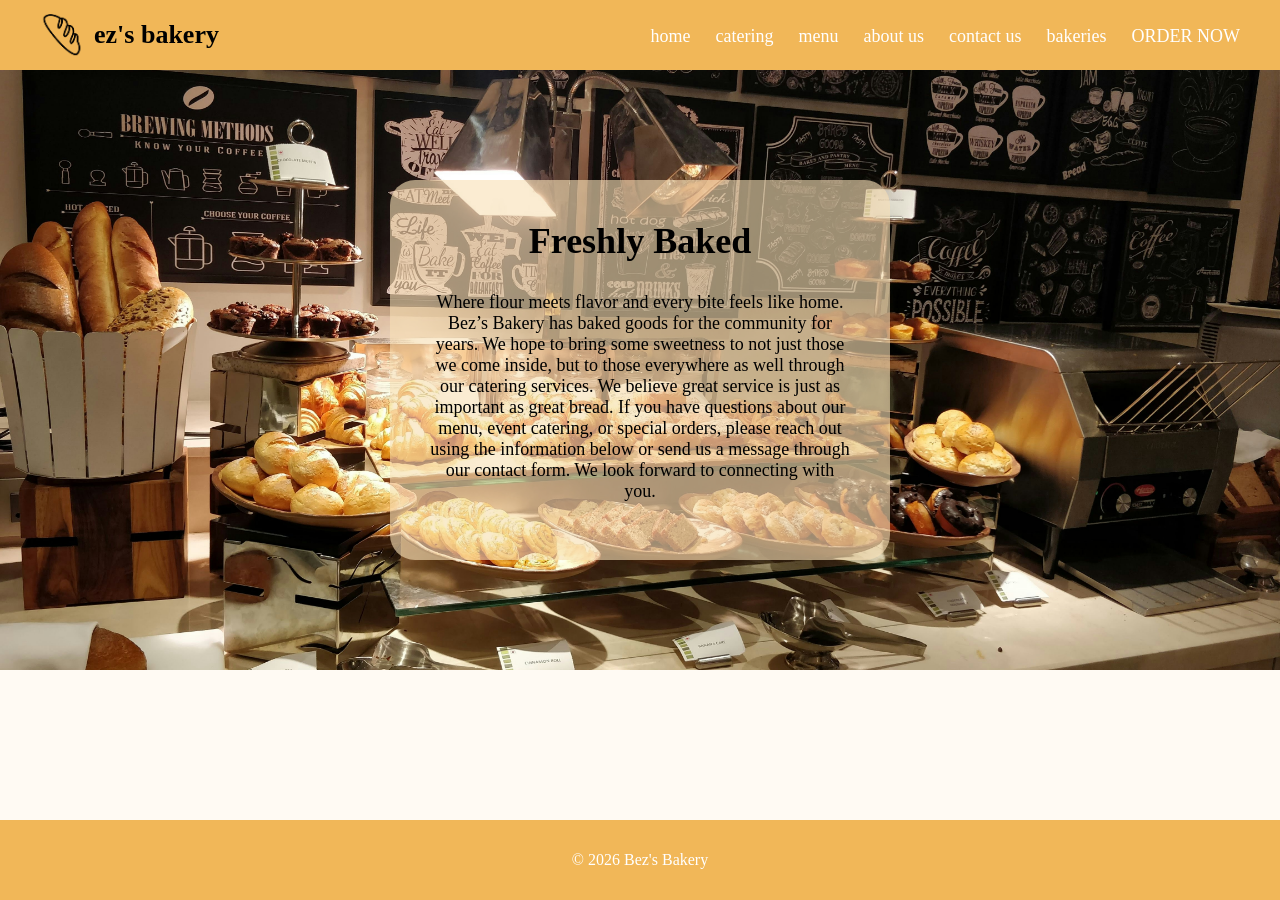
<file: index.html>
<!DOCTYPE html>
<html>
    <head>
        <meta name= "viewport" content= "width=device-width, initial-scale=1.0">
       
        <link rel="stylesheet" href="styles.css">
    </head>
    <body>
        <nav class = "navbar">
            <a href ="index.html" class="logo">
                <img src="../images/breadlogo.png" alt = "breadlogo" width = 44 height = 44>
                <h1>ez's bakery</h1>
            </a>
            <ul class="navigation-links">
                <li> <a href="index.html">home</a></li>
                <li> <a href="catering.html">catering</a></li>
                <li> <a href="menu.html">menu</a></li>
                <li> <a href="about.html">about us</a></li>
                <li><a href="contact.html">contact us</a></li>
                <li> <a href="bakeries.html">bakeries</a></li>
                <li> <a href="order.html" class="order-btn">ORDER NOW</a></li>
            </ul>
            </nav>
            <section class="hero">
                <div class="hero-text">
                    <h2>Freshly Baked</h2>
                    <p> Where flour meets flavor and every bite feels like home.
                        Bez’s Bakery has baked goods for the community for years. 
                        We hope to bring some sweetness to not just those we come inside, 
                        but to those everywhere as well through our catering services.
                    We believe great service is just as important as great bread. 
                    If you have questions about our menu, event catering, or special orders, 
                    please reach out using the information below or send us a message through 
                    our contact form. We look forward to connecting with you.</p>
                </div>
            </section>
            <footer class="footer">
                <p>© 2026 Bez's Bakery</p>
            </footer>
        
    </body>
</html>
</file>
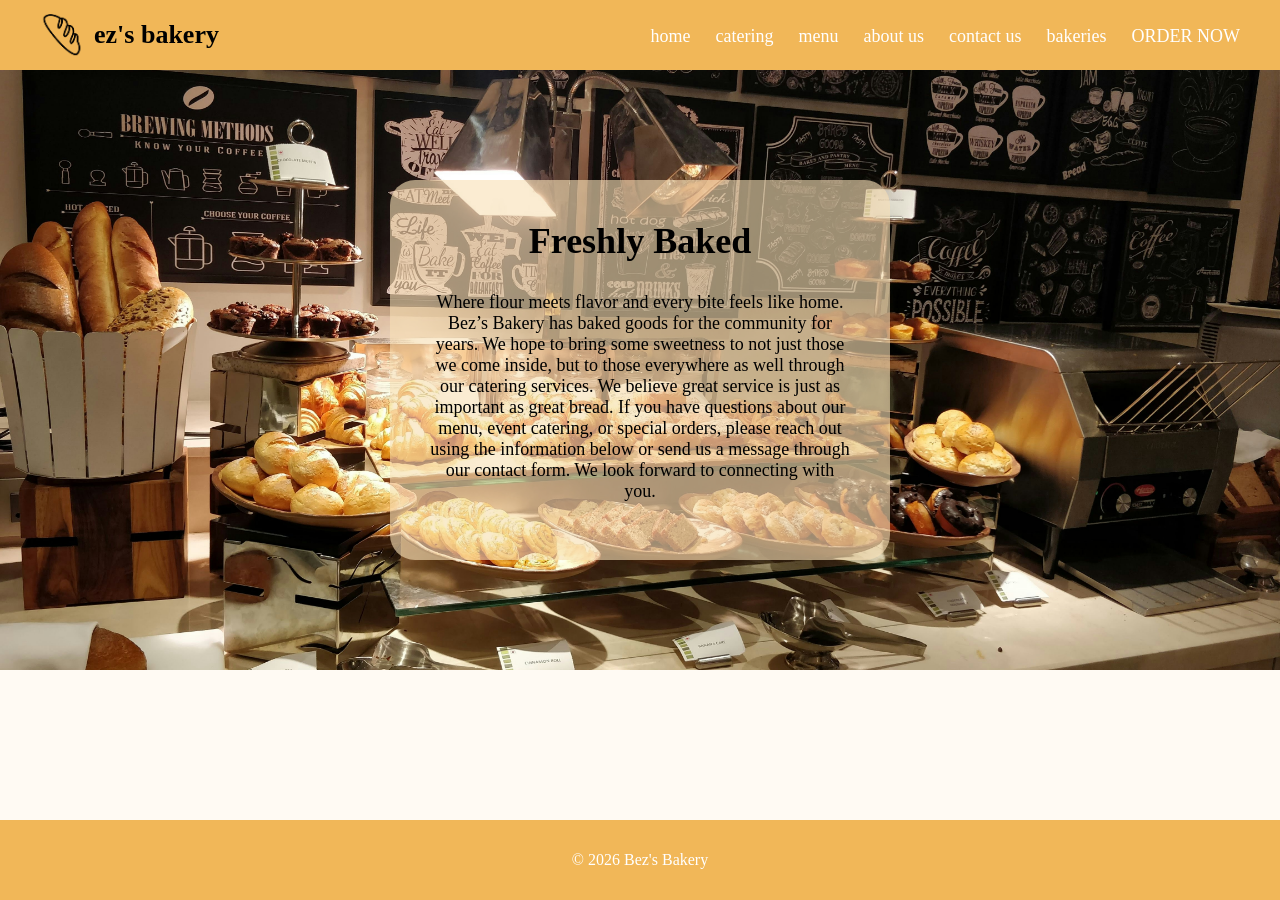
<file: assignment2/index.html>
<!DOCTYPE html>
<html>
    <head>
        <meta name= "viewport" content= "width=device-width, initial-scale=1.0">
       
        <link rel="stylesheet" href="styles.css">
    </head>
    <body>
        <nav class = "navbar">
            <a href ="index.html" class="logo">
                <img src="../images/breadlogo.png" alt = "breadlogo" width = 44 height = 44>
                <h1>ez's bakery</h1>
            </a>
            <ul class="navigation-links">
                <li> <a href="index.html">home</a></li>
                <li> <a href="catering.html">catering</a></li>
                <li> <a href="menu.html">menu</a></li>
                <li> <a href="about.html">about us</a></li>
                <li><a href="contact.html">contact us</a></li>
                <li> <a href="bakeries.html">bakeries</a></li>
                <li> <a href="order.html" class="order-btn">ORDER NOW</a></li>
            </ul>
            </nav>
            <section class="hero">
                <div class="hero-text">
                    <h2>Freshly Baked</h2>
                    <p> Where flour meets flavor and every bite feels like home.
                        Bez’s Bakery has baked goods for the community for years. 
                        We hope to bring some sweetness to not just those we come inside, 
                        but to those everywhere as well through our catering services.
                    We believe great service is just as important as great bread. 
                    If you have questions about our menu, event catering, or special orders, 
                    please reach out using the information below or send us a message through 
                    our contact form. We look forward to connecting with you.</p>
                </div>
            </section>
            <footer class="footer">
                <p>© 2026 Bez's Bakery</p>
            </footer>
        
    </body>
</html>
</file>
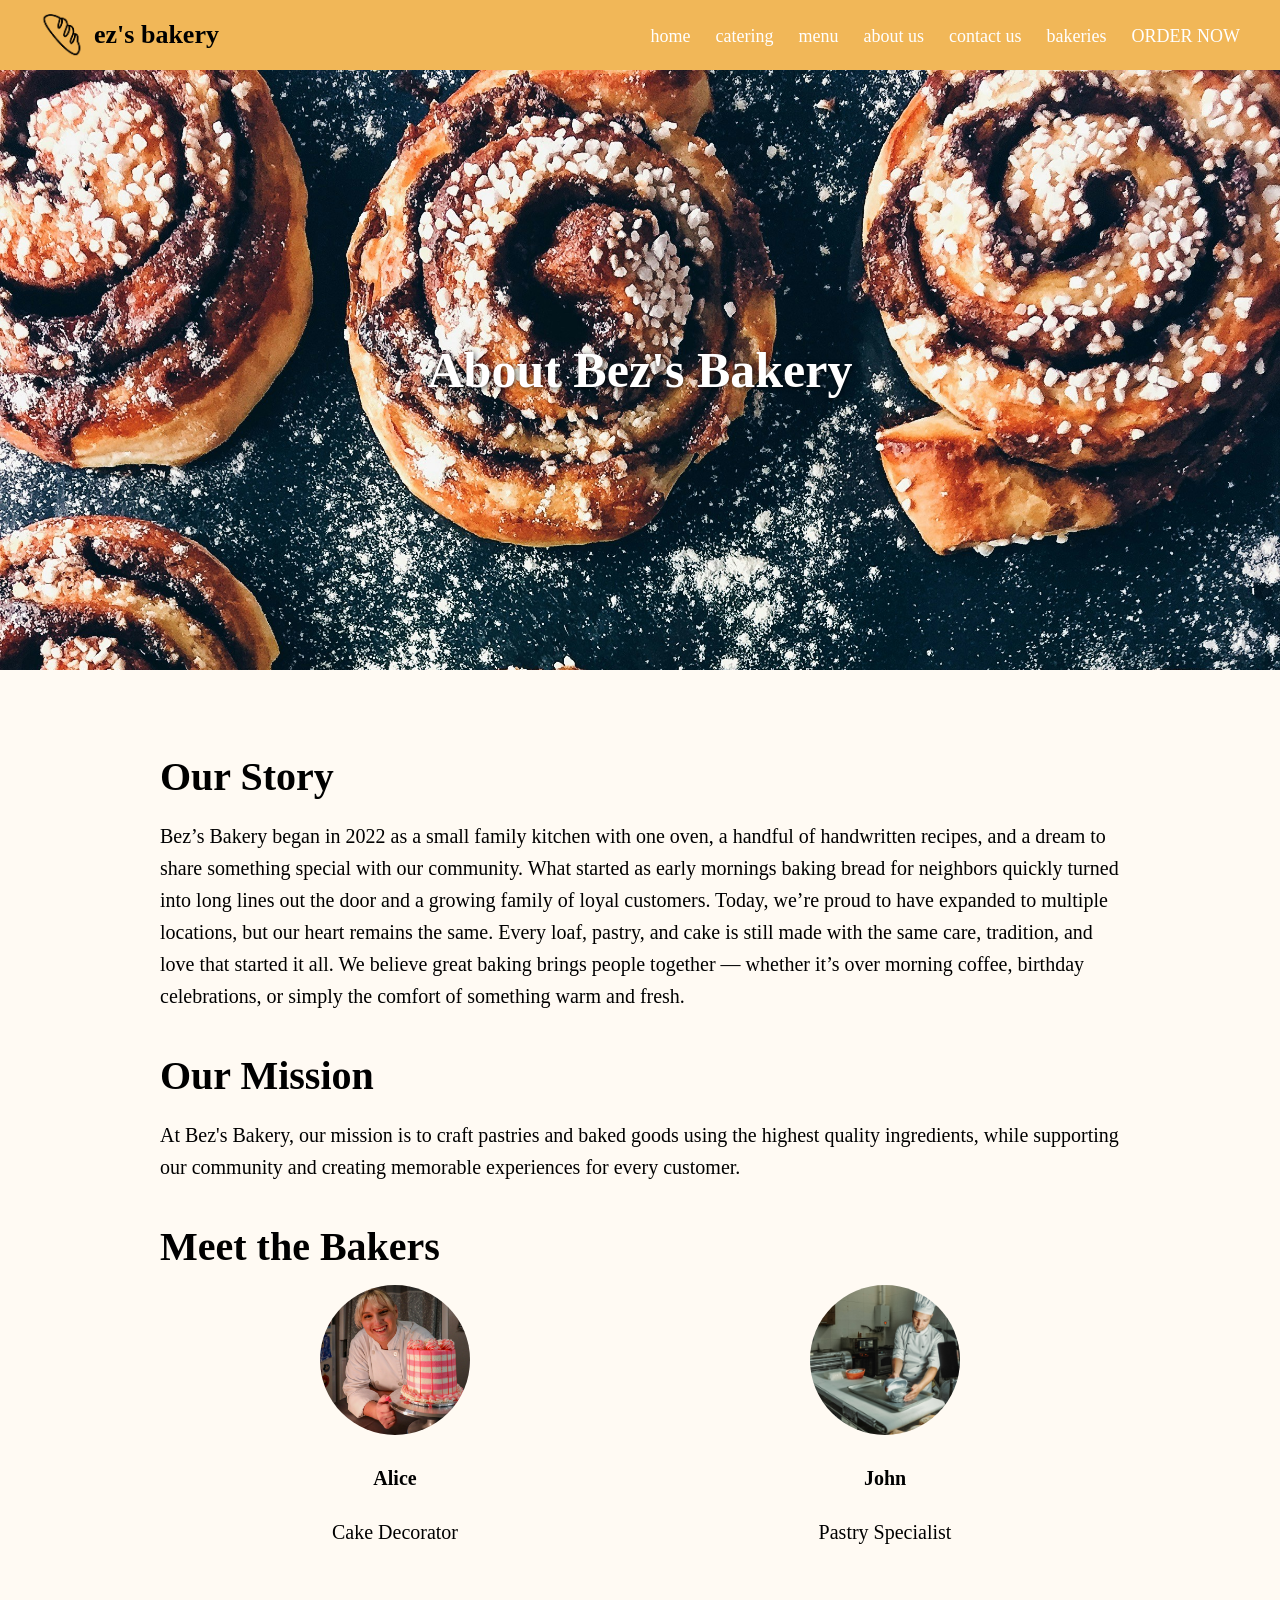
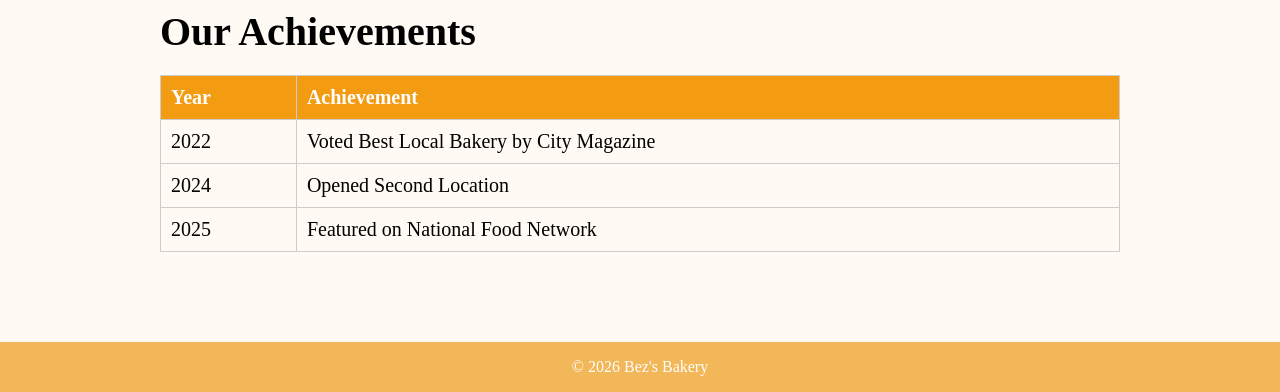
<file: about.html>
<!DOCTYPE html>
<html>
<head>
    <meta name="viewport" content="width=device-width, initial-scale=1.0">

    <link rel="stylesheet" href="styles.css">

    <style>

        .hero {
            background: url('../images/bakery.jpg') ;
            background-size: cover;
            height: 300px;
            display: flex;
            justify-content: center;
            align-items: center;
            color: white;
            text-shadow: 1px 1px 5px #000000B3;
        }

        .hero h1 {
            font-size: 2.5rem;
            outline: 13px;
        }


        .about-container {
            max-width: 1000px;
            margin: 50px auto;
            padding: 0 20px;
        }

        .about-section {
            margin-bottom: 40px;
        }

        .about-section h2 {
            font-size: 2rem;
            margin-bottom: 15px;
        }

        .about-section p {
            font-size: 1rem;
            line-height: 1.6;
        }

        .team {
            display: flex;
            flex-wrap: wrap;
            gap: 20px;
        }

        .team-member {
            flex: 1 1 250px;
            text-align: center;
        }

        .team-member img {
            width: 150px;
            height: 150px;
            border-radius: 50%;
            object-fit: cover;
        }

        table {
            width: 100%;
            border-collapse: collapse;
            margin-top: 20px;
        }

        table, th, td {
            border: 1px solid #ccc;
        }

        th, td {
            padding: 10px;
            text-align: left;
        }

        th {
            background-color: #f39c12;
            color: white;
        }

        @media (max-width: 600px) {
            .team {
                flex-direction: column;
                align-items: center;
            }
        }
    </style>
</head>
<body>


<nav class="navbar">
    <a href ="index.html" class="logo">
                <img src="../images/breadlogo.png" alt = "breadlogo" width = 44 height = 44>
                <h1>ez's bakery</h1>
            </a>
    <ul class="navigation-links">
        <li><a href="index.html">home</a></li>
        <li><a href="catering.html">catering</a></li>
        <li><a href="menu.html">menu</a></li>
        <li><a href="about.html" class="active">about us</a></li>
        <li><a href="contact.html">contact us</a></li>
        <li><a href="bakeries.html">bakeries</a></li>
        <li><a href="order.html" class="order-btn">ORDER NOW</a></li>
    </ul>
</nav>

<section class="hero">
    <h1>About Bez's Bakery</h1>
</section>


<div class="about-container">


    <section class="about-section">
        <h2>Our Story</h2>
        <p>
            Bez’s Bakery began in 2022 as a small family kitchen with one oven, 
            a handful of handwritten recipes, and a dream to share something special 
            with our community. What started as early mornings baking bread for neighbors 
            quickly turned into long lines out the door and a growing family of loyal customers.
            Today, we’re proud to have expanded to multiple locations, but our heart 
            remains the same. Every loaf, pastry, and cake is still made with the same 
            care, tradition, and love that started it all. We believe great baking brings 
            people together — whether it’s over morning coffee, birthday celebrations, 
            or simply the comfort of something warm and fresh.
        </p>
    </section>

    
    <section class="about-section">
        <h2>Our Mission</h2>
        <p>
            At Bez's Bakery, our mission is to craft pastries and baked goods using the highest quality ingredients,
            while supporting our community and creating memorable experiences for every customer.
        </p>
    </section>


    <section class="about-section">
        <h2>Meet the Bakers</h2>
        <div class="team">
            
            <div class="team-member">
                <img src="../images/baker2.jpg" alt="Baker 2">
                <h4>Alice</h4>
                <p>Cake Decorator</p>
            </div>
            <div class="team-member">
                <img src="../images/baker3.jpg" alt="Baker 3">
                <h4>John</h4>
                <p>Pastry Specialist</p>
            </div>
        </div>
    </section>


    <section class="about-section">
        <h2>Our Achievements</h2>
        <table>
            <tr>
                <th>Year</th>
                <th>Achievement</th>
            </tr>
            <tr>
                <td>2022</td>
                <td>Voted Best Local Bakery by City Magazine</td>
            </tr>
            <tr>
                <td>2024</td>
                <td>Opened Second Location</td>
            </tr>
            <tr>
                <td>2025</td>
                <td>Featured on National Food Network</td>
            </tr>
        </table>
    </section>

</div>

<footer class="footer">
    <p>© 2026 Bez's Bakery</p>
</footer>

</body>
</html>
</file>
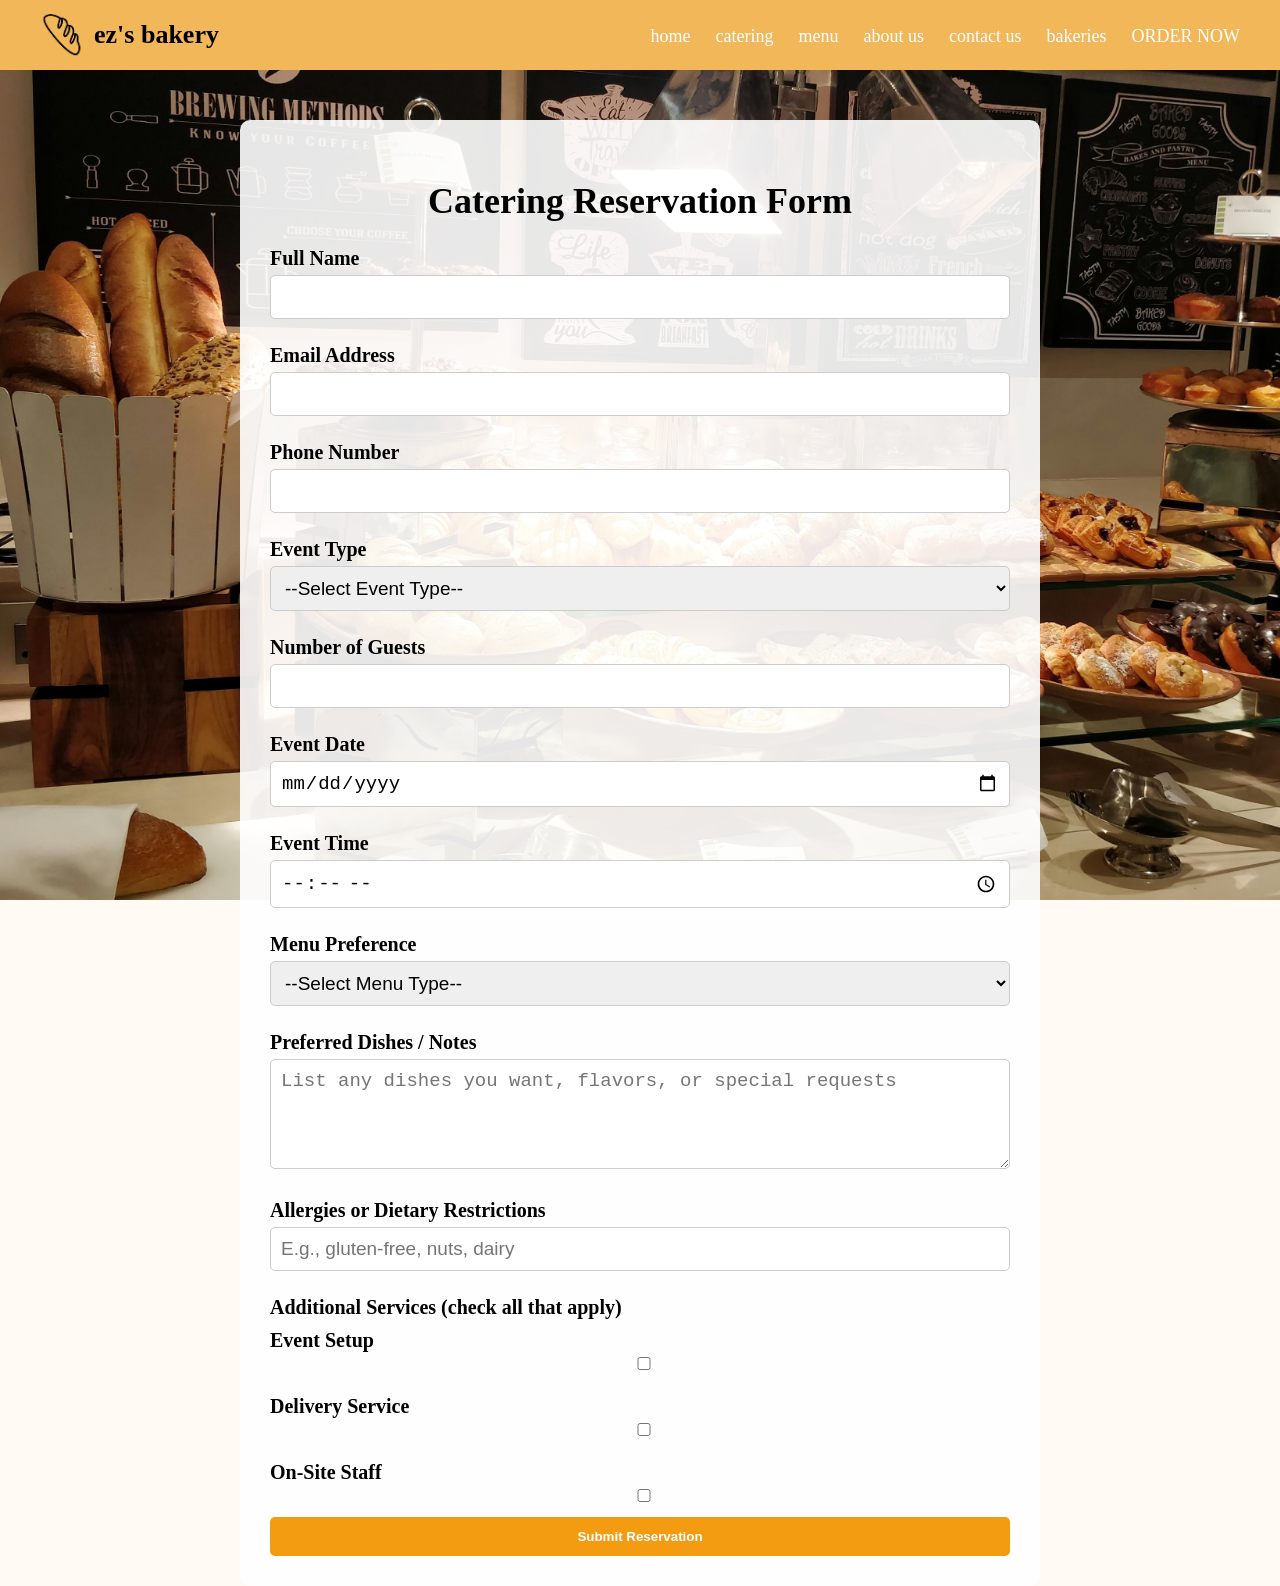
<file: catering.html>
<!DOCTYPE html>
<html>
<head>

    <meta name="viewport" content="width=device-width, initial-scale=1.0">
 
    <link rel="stylesheet" href="styles.css">

    <style>
       
        .catering-container {
            padding-top: 120px; 
            padding-bottom: 50px;
            background: #fff8f0 url('../images/background.jpg');
            background-size: cover;
            min-height: 100vh;
            box-sizing: border-box;
        }

        .catering-form {
            width: 90%;
            max-width: 800px;
            margin: 0 auto;
            background-color: #FFFFFFE6;
            padding: 30px;
            border-radius: 10px;
            box-sizing: border-box;
        }

        .catering-form h2 {
            text-align: center;
            margin-bottom: 25px;
            font-size: 1.8rem;
        }

        .catering-form label {
            display: block;
            margin-top: 10px;
            font-weight: bold;
        }

        .catering-form input, 
        .catering-form select, 
        .catering-form textarea {
            width: 100%;
            padding: 10px;
            margin-top: 5px;
            margin-bottom: 15px;
            border-radius: 5px;
            border: 1px solid #ccc;
            font-size: 0.95rem;
        }

        .catering-form textarea {
            resize: vertical;
        }

        .catering-form button {
            width: 100%;
            padding: 12px;
            background-color: #f39c12;
            color: white;
            font-weight: bold;
            border: none;
            border-radius: 5px;
            
            transition: 0.3s;
        }

        .catering-form button:hover {
            background-color: #d35400;
        }

        @media (max-width: 600px) {
            .catering-form {
                padding: 20px;
            }
        }
    </style>
</head>
<body>


<nav class="navbar">
    <a href ="index.html" class="logo">
                <img src="../images/breadlogo.png" alt = "breadlogo" width = 44 height = 44>
                <h1>ez's bakery</h1>
            </a>
    <ul class="navigation-links">
        <li><a href="index.html">home</a></li>
        <li><a href="catering.html" class="active">catering</a></li>
        <li><a href="menu.html">menu</a></li>
        <li><a href="about.html">about us</a></li>
        <li><a href="contact.html">contact us</a></li>
        <li><a href="bakeries.html">bakeries</a></li>
        <li><a href="order.html" class="order-btn">ORDER NOW</a></li>
    </ul>
</nav>


<section class="catering-container">
    <form class="catering-form" action="#" method="GET">
        <h2>Catering Reservation Form</h2>

       
        <label for="name">Full Name</label>
        <input type="text" id="name" name="name" required>

        <label for="email">Email Address</label>
        <input type="email" id="email" name="email" required>

        <label for="phone">Phone Number</label>
        <input type="tel" id="phone" name="phone" required>

        
        <label for="event-type">Event Type</label>
        <select id="event-type" name="event-type" required>
            <option value="">--Select Event Type--</option>
            <option value="wedding">Wedding</option>
            <option value="birthday">Birthday Party</option>
            <option value="corporate">Corporate Event</option>
            <option value="other">Other</option>
        </select>

        <label for="guests">Number of Guests</label>
        <input type="number" id="guests" name="guests" min="1" required>

        <label for="date">Event Date</label>
        <input type="date" id="date" name="date" required>

        <label for="time">Event Time</label>
        <input type="time" id="time" name="time" required>

        
        <label for="menu-type">Menu Preference</label>
        <select id="menu-type" name="menu-type">
            <option value="">--Select Menu Type--</option>
            <option value="pastries">Pastries Only</option>
            <option value="full-meal">Full Meal</option>
            <option value="custom">Custom</option>
        </select>

        <label for="dishes">Preferred Dishes / Notes</label>
        <textarea id="dishes" name="dishes" rows="4" placeholder="List any dishes you want, flavors, or special requests"></textarea>

        <label for="allergies">Allergies or Dietary Restrictions</label>
        <input type="text" id="allergies" name="allergies" placeholder="E.g., gluten-free, nuts, dairy">

        <label>Additional Services (check all that apply)</label>
        
        <label for="setup">Event Setup</label>
        <input type="checkbox" id="delivery" name="extras" value="delivery">
        <label for="delivery">Delivery Service</label>
        <input type="checkbox" id="utensils" name="extras" value="utensils">
        
        
        <label for="staff">On-Site Staff</label>
        <input type="checkbox" id="staff" name="extras" value="staff">


        <button type="submit">Submit Reservation</button>
    </form>
</section>

</body>
</html>
</file>
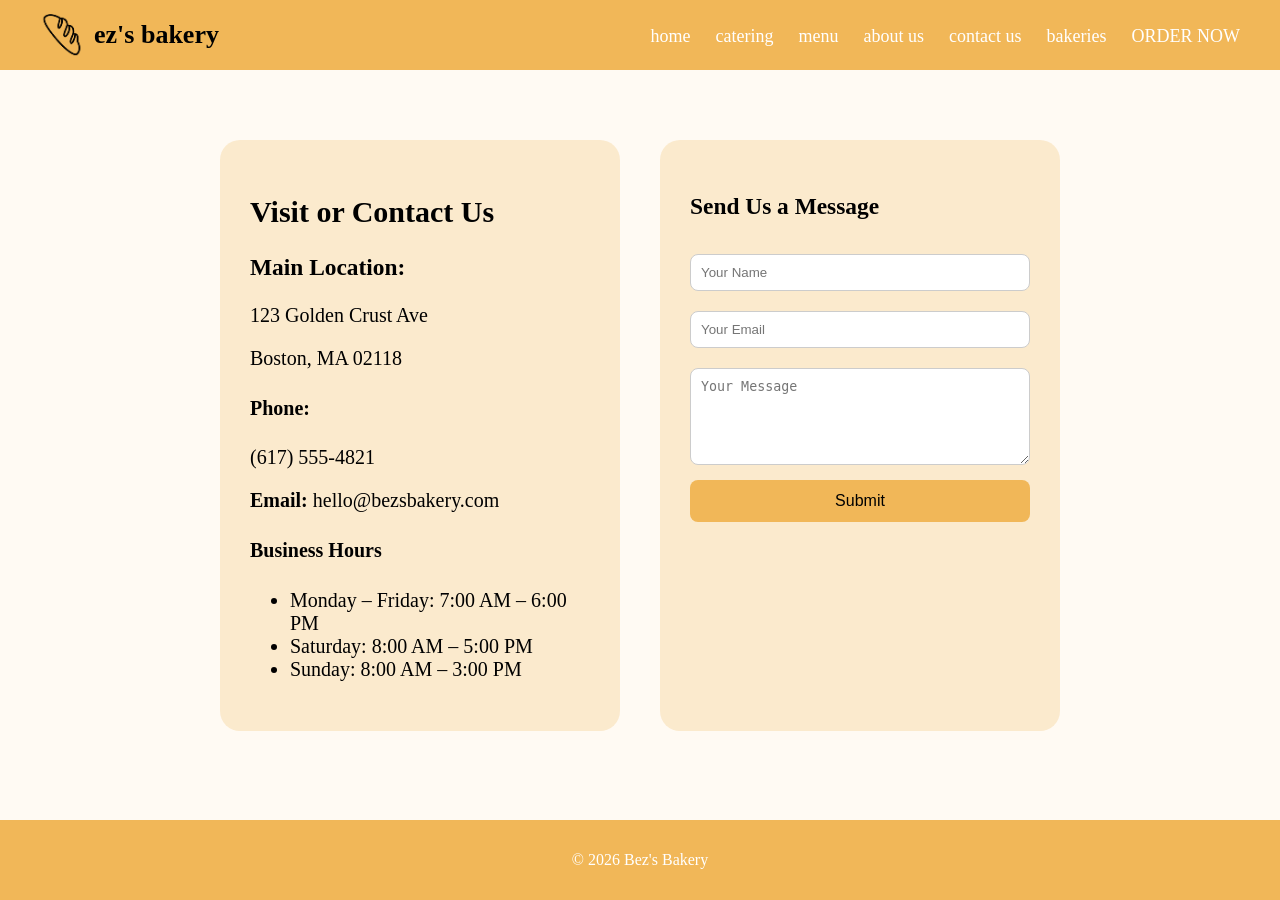
<file: contact.html>
<!DOCTYPE html>
<html>
<head>

    <meta name="viewport" content="width=device-width, initial-scale=1.0">

    <link rel="stylesheet" href="styles.css">

    <style>
        .contact-section {
            margin-top: 100px;
            padding: 40px 10%;
            display: flex;
            flex-wrap: wrap;
            gap: 40px;
            justify-content: center;
        }

        .contact-info, .contact-form {
            background-color: #F9E0B79E;
            padding: 30px;
            border-radius: 20px;
            width: 400px;
        }

        
        .contact-form input,
        .contact-form textarea {
            width: 100%;
            padding: 10px;
            margin: 10px 0;
            border-radius: 8px;
            border: 1px solid #ccc;
            
        }

        .contact-form button {
            background-color: #F1B758;
            border: none;
            padding: 12px;
            width: 100%;
            border-radius: 8px;
            font-size: 16px;
        }

        .contact-form button:hover {
            background-color: #d99d3f;
        }
    </style>
</head>

<body>

<nav class="navbar">
    <a href ="index.html" class="logo">
                <img src="../images/breadlogo.png" alt = "breadlogo" width = 44 height = 44>
                <h1>ez's bakery</h1>
            </a>
    <ul class="navigation-links">
        <li><a href="index.html">home</a></li>
        <li><a href="catering.html">catering</a></li>
        <li><a href="menu.html">menu</a></li>
        <li><a href="about.html">about us</a></li>
        <li><a href="contact.html">contact us</a></li>
        <li><a href="bakeries.html">bakeries</a></li>
        
        <li><a href="order.html" class="order-btn">ORDER NOW</a></li>
    </ul>
</nav>

<section class="contact-section">

    <div class="contact-info">
        <h2>Visit or Contact Us</h2>
        <h3>Main Location:</h3>
        <p> 123 Golden Crust Ave</p>
        Boston, MA 02118</p>

        <h4>Phone:</h4> <p>(617) 555-4821</p>
        <p><strong>Email:</strong> hello@bezsbakery.com</p>

        <h4>Business Hours</h4>
        <ul>
            <li>Monday – Friday: 7:00 AM – 6:00 PM</li>
            <li>Saturday: 8:00 AM – 5:00 PM</li>
            <li>Sunday: 8:00 AM – 3:00 PM</li>
        </ul>
    </div>

    <div class="contact-form">
        <h3>Send Us a Message</h3>
        <form action="#" method="GET">
            <input type="text" name="name" placeholder="Your Name" required>
            <input type="email" name="email" placeholder="Your Email" required>
            <textarea name="message" rows="5" placeholder="Your Message" required></textarea>
            <button type="submit">Submit</button>
        </form>
    </div>

</section>

<footer class="footer">
    <p>© 2026 Bez's Bakery</p>
</footer>

</body>
</html>
</file>
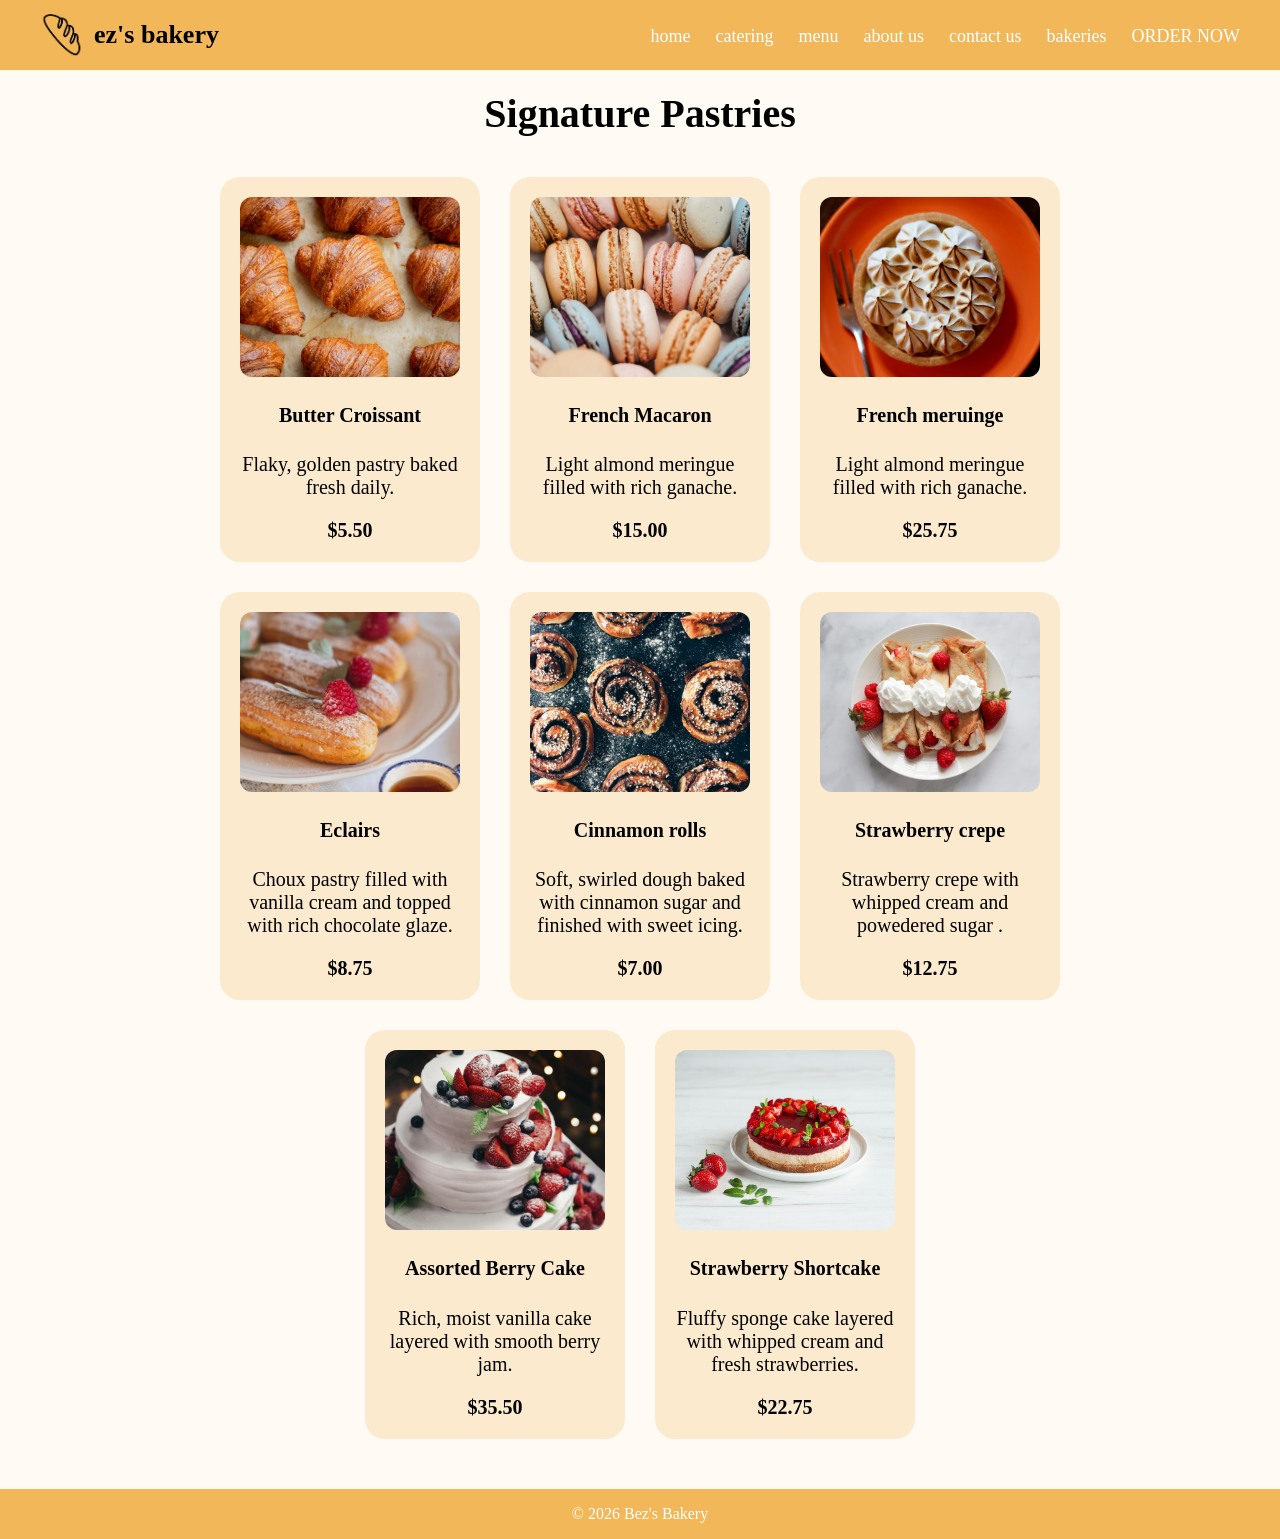
<file: menu.html>
<!DOCTYPE html>
<html>
<head>
    <meta charset="UTF-8">
    <meta name="viewport" content="width=device-width, initial-scale=1.0">


    <link rel="stylesheet" href="styles.css">

    <nav class="navbar">
    <a href ="index.html" class="logo">
                <img src="../images/breadlogo.png" alt = "breadlogo" width = 44 height = 44>
                <h1>ez's bakery</h1>
            </a>
    <ul class="navigation-links">
        <li><a href="index.html">home</a></li>
        <li><a href="catering.html">catering</a></li>
        <li><a href="menu.html">menu</a></li>
        <li><a href="about.html">about us</a></li>
        <li><a href="contact.html">contact us</a></li>
        <li><a href="bakeries.html">bakeries</a></li>
        <li><a href="order.html" class="order-btn">ORDER NOW</a></li>
    </ul>
</nav>

    <style>
        .menu-section {
            padding: 50px 10%;
        }

        .menu-title {
            text-align: center;
            font-size: 2rem;
            margin-bottom: 40px;
        }
    </style>
</head>

<body>

<section class="menu-section">

    <h3 class="menu-title">Signature Pastries</h3>

    <div class="menu-items">

        <div class="menu-card">
            <img src="../images/crosaint.jpg" alt="Butter Croissant">
            <h4>Butter Croissant</h4>
            <p>Flaky, golden pastry baked fresh daily.</p>
            <span>$5.50</span>
        </div>

        <div class="menu-card">
            <img src="../images/macarons.jpg" alt="Macaron">
            <h4>French Macaron</h4>
            <p>Light almond meringue filled with rich ganache.</p>
            <span>$15.00</span>
        </div>

        <div class="menu-card">
            <img src="../images/meruinge.jpg" alt="meruinge">
            <h4>French meruinge</h4>
            <p>Light almond meringue filled with rich ganache.</p>
            <span>$25.75</span>
        </div>

        <div class="menu-card">
            <img src="../images/eclair.jpg" alt="eclair">
            <h4>Eclairs</h4>
            <p>Choux pastry filled with vanilla cream and topped with rich chocolate glaze.</p>
            <span>$8.75</span>
        </div>
        

        <div class="menu-card">
            <img src="../images/bakery.jpg" alt="cinamin">
            <h4>Cinnamon rolls</h4>
            <p>Soft, swirled dough baked with cinnamon sugar and finished with sweet icing.</p>
            <span>$7.00</span>
        </div>

        <div class="menu-card">
            <img src="../images/strawber.jpg" alt="strawber">
            <h4>Strawberry crepe</h4>
            <p>Strawberry crepe with whipped cream and powedered sugar .</p>
            <span>$12.75</span>
        </div>

        <div class="menu-card">
            <img src="../images/cake.jpg" alt="cake">
            <h4>Assorted Berry Cake</h4>
            <p>Rich, moist vanilla cake layered with smooth berry jam.</p>
            <span>$35.50</span>
        </div>

        <div class="menu-card">
            <img src="../images/shortcake.jpg" alt="shortcake">
            <h4>Strawberry Shortcake</h4>
            <p>Fluffy sponge cake layered with whipped cream and fresh strawberries.</p>
            <span>$22.75</span>
        </div>

</section>

            <footer class="footer">
                <p>© 2026 Bez's Bakery</p>
            </footer>

</body>
</html>
</file>
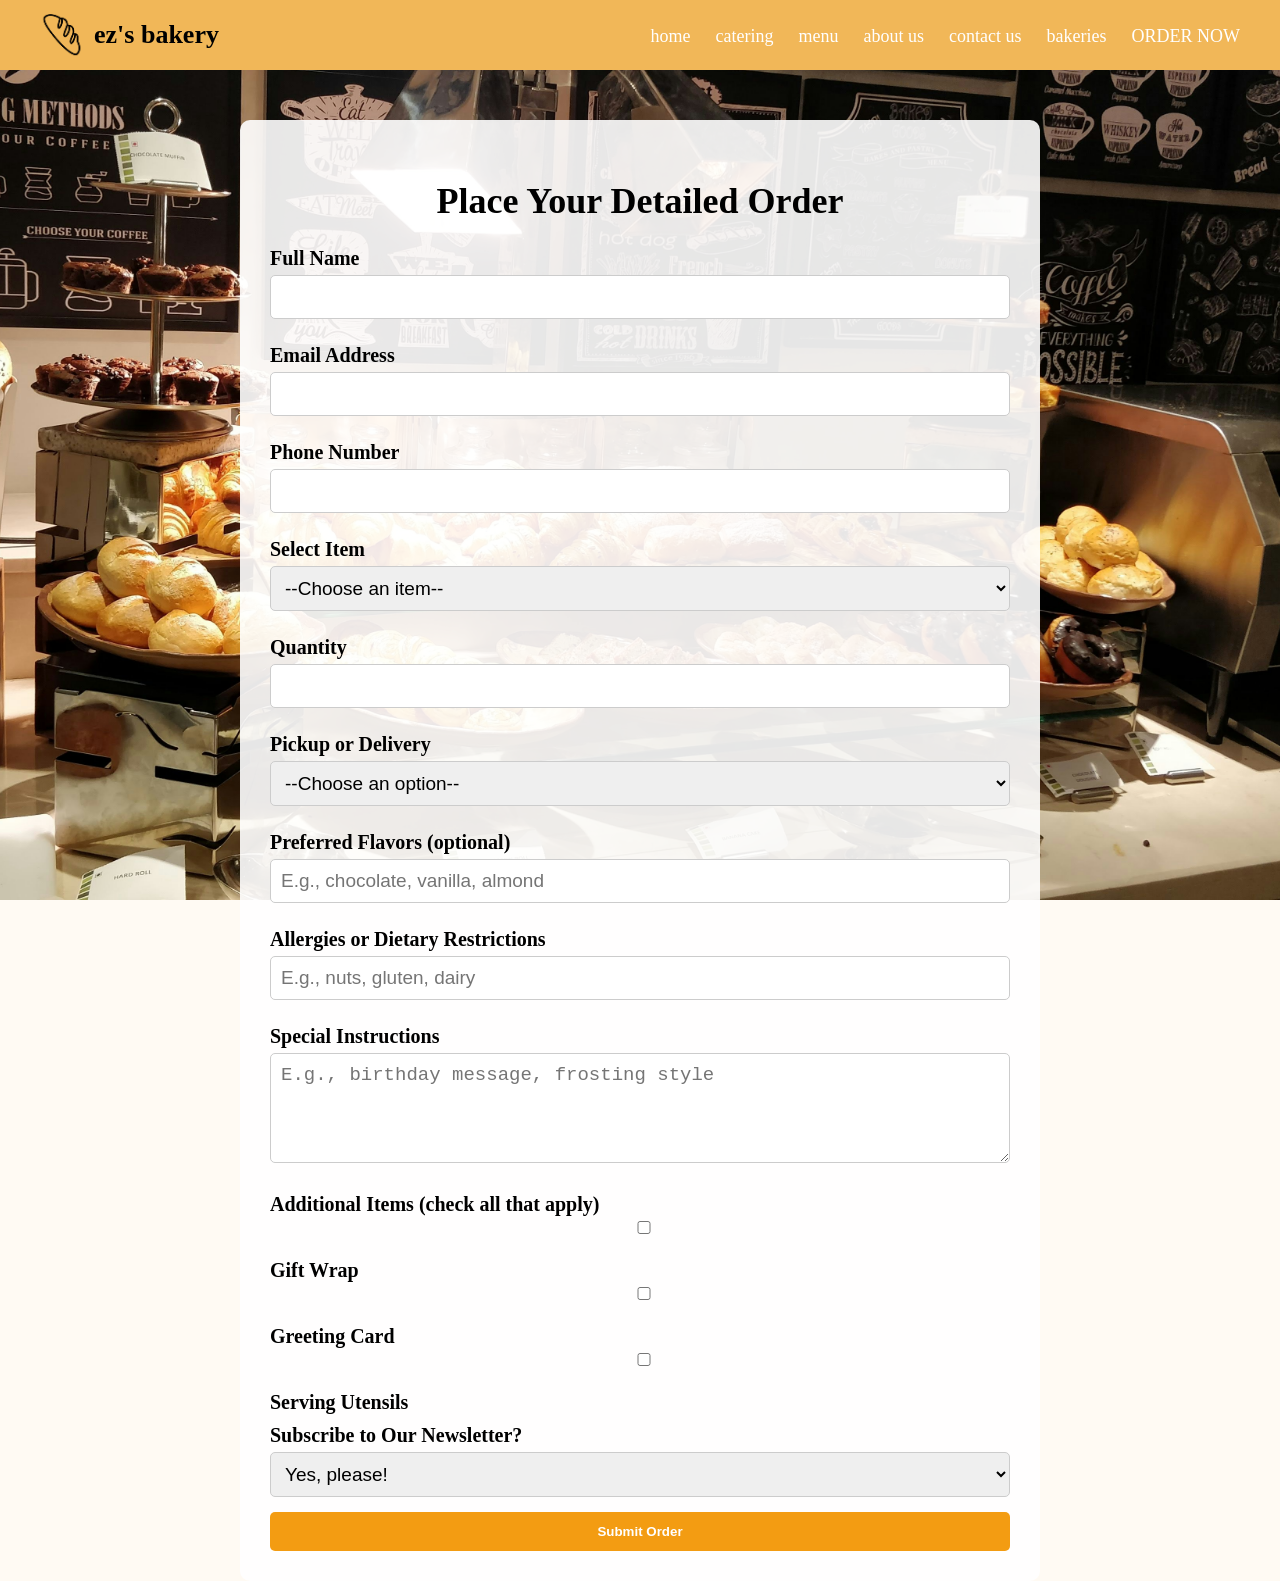
<file: order.html>
<!DOCTYPE html>
<html>
<head>
    <meta name="viewport" content="width=device-width, initial-scale=1.0">
  
    <link rel="stylesheet" href="styles.css">

    <style>
        
        .order-container {
            padding-top: 120px; 
            padding-bottom: 50px;
            background: #fff8f0 url('../images/background.jpg') no-repeat center center;
            background-size: cover;
            min-height: 100vh;
            box-sizing: border-box;
        }

        .order-form {
            width: 90%;
            max-width: 800px;
            margin: 0 auto;
            background-color: rgba(255, 255, 255, 0.9);
            padding: 30px;
            border-radius: 10px;
            box-sizing: border-box;
        }

        .order-form h2 {
            text-align: center;
            margin-bottom: 25px;
            font-size: 1.8rem;
        }

        .order-form label {
            display: block;
            margin-top: 10px;
            font-weight: bold;
        }

        .order-form input, 
        .order-form select, 
        .order-form textarea {
            width: 100%;
            padding: 10px;
            margin-top: 5px;
            margin-bottom: 15px;
            border-radius: 5px;
            border: 1px solid #ccc;
            font-size: 0.95rem;
        }

        .order-form textarea {
            resize: vertical;
        }

        .order-form button {
            width: 100%;
            padding: 12px;
            background-color: #f39c12;
            color: white;
            font-weight: bold;
            border: none;
            border-radius: 5px;
            cursor: pointer;
            transition: 0.3s;
        }

        .order-form button:hover {
            background-color: #d35400;
        }

        @media (max-width: 600px) {
            .order-form {
                padding: 20px;
            }
        }
    </style>
</head>
<body>


<nav class="navbar">
    <a href ="index.html" class="logo">
                <img src="../images/breadlogo.png" alt = "breadlogo" width = 44 height = 44>
                <h1>ez's bakery</h1>
            </a>
    <ul class="navigation-links">
        <li><a href="index.html">home</a></li>
        <li><a href="catering.html">catering</a></li>
        <li><a href="menu.html">menu</a></li>
        <li><a href="about.html">about us</a></li>
        <li><a href="contact.html">contact us</a></li>
        <li><a href="bakeries.html">bakeries</a></li>
        <li><a href="order.html" class="order-btn active">ORDER NOW</a></li>
    </ul>
</nav>


<section class="order-container">
    <form class="order-form" action="#" method="GET">
        <h2>Place Your Detailed Order</h2>

     
        <label for="name">Full Name</label>
        <input type="text" id="name" name="name" required>

        <label for="email">Email Address</label>
        <input type="email" id="email" name="email" required>

        <label for="phone">Phone Number</label>
        <input type="tel" id="phone" name="phone" required>

        
        <label for="item">Select Item</label>
        <select id="item" name="item" required>
            <option value="">--Choose an item--</option>
            <option value="croissant">Butter Croissant</option>
            <option value="macaron">French Macaron</option>
            <option value="meringue">French Meringue</option>
            <option value="eclair">Eclair</option>
            <option value="strawberry-shortcake">Strawberry Shortcake</option>
            <option value="cinnamon-rolls">Cinnamon Rolls</option>
            <option value="strawberry-crepe">Crepes</option>
            <option value="cake">Cakes</option>
        </select>

        <label for="quantity">Quantity</label>
        <input type="number" id="quantity" name="quantity" min="1" required>

        <label for="pickup">Pickup or Delivery</label>
        <select id="pickup" name="pickup" required>
            <option value="">--Choose an option--</option>
            <option value="pickup">Pickup</option>
            <option value="delivery">Delivery</option>
        </select>

        
        <label for="flavors">Preferred Flavors (optional)</label>
        <input type="text" id="flavors" name="flavors" placeholder="E.g., chocolate, vanilla, almond">

        <label>Allergies or Dietary Restrictions</label>
        <input type="text" name="allergies" placeholder="E.g., nuts, gluten, dairy">

        <label for="special">Special Instructions</label>
        <textarea id="special" name="special" rows="4" placeholder="E.g., birthday message, frosting style"></textarea>

        <label>Additional Items (check all that apply)</label>
        <input type="checkbox" id="gift-wrap" name="extras" value="gift-wrap">
        <label for="gift-wrap">Gift Wrap</label>
        <input type="checkbox" id="card" name="extras" value="card">
        <label for="card">Greeting Card</label>
        <input type="checkbox" id="utensils" name="extras" value="utensils">
        <label for="utensils">Serving Utensils</label>

        <label for="newsletter">Subscribe to Our Newsletter?</label>
        <select id="newsletter" name="newsletter">
            <option value="yes">Yes, please!</option>
            <option value="no">No, thanks</option>
        </select>

        <button type="submit">Submit Order</button>
    </form>
</section>

</body>
</html>
</file>
<file: styles.css>
* {
    box-sizing: border-box;
}

html, body {
    height: 100%;
    margin: 0;
    font-family: "Italiana", serif;
    font-size: 20px;
}

body {
    display: flex;
    flex-direction: column;
    background-color: #fffaf3;
}

.navbar {
    position: fixed;
    top: 0;
    width: 100%;
    height: 70px;
    background: #F1B758;
    display: flex;
    justify-content: space-between;
    align-items: center;
    padding: 0 40px;
    z-index: 1000;
}

.logo {
    display: flex;
    align-items: center;
    text-decoration: none;
    color: black;
    
}

.logo img {
    width: 44px;
    height: 44px;
    margin-right: 10px;
}

.logo h1 {
    font-size: 26px;
    margin: 0;
}

.navigation-links {
    list-style: none;
    display: flex;
    gap: 25px;
    margin: 0;
    padding: 0;
}

.navigation-links a {
    text-decoration: none;
    color: white;
    font-size: 18px;
    transition: color 0.3s ease;
}

.navigation-links a:hover {
    color: #000;
}

.hero {
    margin-top: 70px; 
    background-image: url("../images/background.jpg");
    background-size: cover;
    background-position: center;
    min-height: 600px;
    display: flex;
    align-items: center;
    justify-content: center;
    padding: 80px;
}

.hero-text {
    background-color: #F9E0B79E;
    padding: 40px;
    border-radius: 25px;
    max-width: 500px;
    text-align: center;
}

.hero-text h2 {
    margin-top: 0;
    font-size: 36px;
}

.hero-text p {
    font-size: 18px;
}

.menu-hero {
    margin-top: 70px;
    height: 40vh;
    background-image: url("../images/menu-banner.jpg");
    background-size: cover;
    background-position: center;
    display: flex;
    justify-content: center;
    align-items: center;
    color: white;
}

.menu-hero h2 {
    background-color: rgba(0, 0, 0, 0.4);
    padding: 15px 30px;
    border-radius: 10px;
}


.menu-section {
    padding: 60px 40px;
}

.menu-items {
    display: flex;
    flex-wrap: wrap;
    gap: 30px;
    justify-content: center;
}

.menu-card {
    background-color: #F9E0B79E;
    padding: 20px;
    border-radius: 20px;
    width: 260px;
    text-align: center;
    transition: transform 0.3s ease, box-shadow 0.3s ease;
}

.menu-card img {
    width: 100%;
    height: 180px;
    object-fit: cover;
    border-radius: 12px;
    display: block;
}


.menu-card h3 {
    margin: 15px 0 5px 0;
}

.menu-card span {
    font-weight: bold;
    display: block;
    margin-top: 8px;
}

.footer {
    background-color: #F1B758;
    height: 80px;
    display: flex;
    justify-content: center;
    align-items: center;
    margin-top: auto; 
    color: white;
    font-size: 16px;
}

@media (max-width: 768px) {

    .navbar {
        flex-direction: column;
        height: auto;
        padding: 15px;
    }

    .navigation-links {
        flex-direction: column;
        align-items: center;
        gap: 10px;
    }

    .hero {
        justify-content: center;
        padding: 40px 20px;
        min-height: 400px;
    }

    .hero-text {
        text-align: center;
        max-width: 90%;
    }

    .menu-items {
        flex-direction: column;
        align-items: center;
    }
    
    .footer {
    position: fixed;   
    bottom: 0;         
    left: 0;           
    width: 100%;      
    background-color: #f8f8f8;  
    text-align: center;          
    padding: 10px 0;            
   
}

}
</file>
<file: assignment2/styles.css>
* {
    box-sizing: border-box;
}

html, body {
    height: 100%;
    margin: 0;
    font-family: "Italiana", serif;
    font-size: 20px;
}

body {
    display: flex;
    flex-direction: column;
    background-color: #fffaf3;
}

.navbar {
    position: fixed;
    top: 0;
    width: 100%;
    height: 70px;
    background: #F1B758;
    display: flex;
    justify-content: space-between;
    align-items: center;
    padding: 0 40px;
    z-index: 1000;
}

.logo {
    display: flex;
    align-items: center;
    text-decoration: none;
    color: black;
    
}

.logo img {
    width: 44px;
    height: 44px;
    margin-right: 10px;
}

.logo h1 {
    font-size: 26px;
    margin: 0;
}

.navigation-links {
    list-style: none;
    display: flex;
    gap: 25px;
    margin: 0;
    padding: 0;
}

.navigation-links a {
    text-decoration: none;
    color: white;
    font-size: 18px;
    transition: color 0.3s ease;
}

.navigation-links a:hover {
    color: #000;
}

.hero {
    margin-top: 70px; 
    background-image: url("images/background.jpg");
    background-size: cover;
    background-position: center;
    min-height: 600px;
    display: flex;
    align-items: center;
    justify-content: center;
    padding: 80px;
}

.hero-text {
    background-color: #F9E0B79E;
    padding: 40px;
    border-radius: 25px;
    max-width: 500px;
    text-align: center;
}

.hero-text h2 {
    margin-top: 0;
    font-size: 36px;
}

.hero-text p {
    font-size: 18px;
}

.menu-hero {
    margin-top: 70px;
    height: 40vh;
    background-image: url("images/menu-banner.jpg");
    background-size: cover;
    background-position: center;
    display: flex;
    justify-content: center;
    align-items: center;
    color: white;
}

.menu-hero h2 {
    background-color: rgba(0, 0, 0, 0.4);
    padding: 15px 30px;
    border-radius: 10px;
}


.menu-section {
    padding: 60px 40px;
}

.menu-items {
    display: flex;
    flex-wrap: wrap;
    gap: 30px;
    justify-content: center;
}

.menu-card {
    background-color: #F9E0B79E;
    padding: 20px;
    border-radius: 20px;
    width: 260px;
    text-align: center;
    transition: transform 0.3s ease, box-shadow 0.3s ease;
}

.menu-card img {
    width: 100%;
    height: 180px;
    object-fit: cover;
    border-radius: 12px;
    display: block;
}


.menu-card h3 {
    margin: 15px 0 5px 0;
}

.menu-card span {
    font-weight: bold;
    display: block;
    margin-top: 8px;
}

.footer {
    background-color: #F1B758;
    height: 80px;
    display: flex;
    justify-content: center;
    align-items: center;
    margin-top: auto; 
    color: white;
    font-size: 16px;
}

@media (max-width: 768px) {

    .navbar {
        padding: 10px 15px;
        height: auto;
    }

    .logo h1 {
        font-size: 20px;
    }

    .navigation-links {
        gap: 10px;
    }

    .navigation-links a {
        font-size: 16px;
    }

    .hero {
        justify-content: center;
        padding: 40px 20px;
        min-height: 400px;
    }

    .hero-text {
        text-align: center;
        max-width: 90%;
    }

    .menu-items {
        flex-direction: column;
        align-items: center;
    }

    

}
</file>
